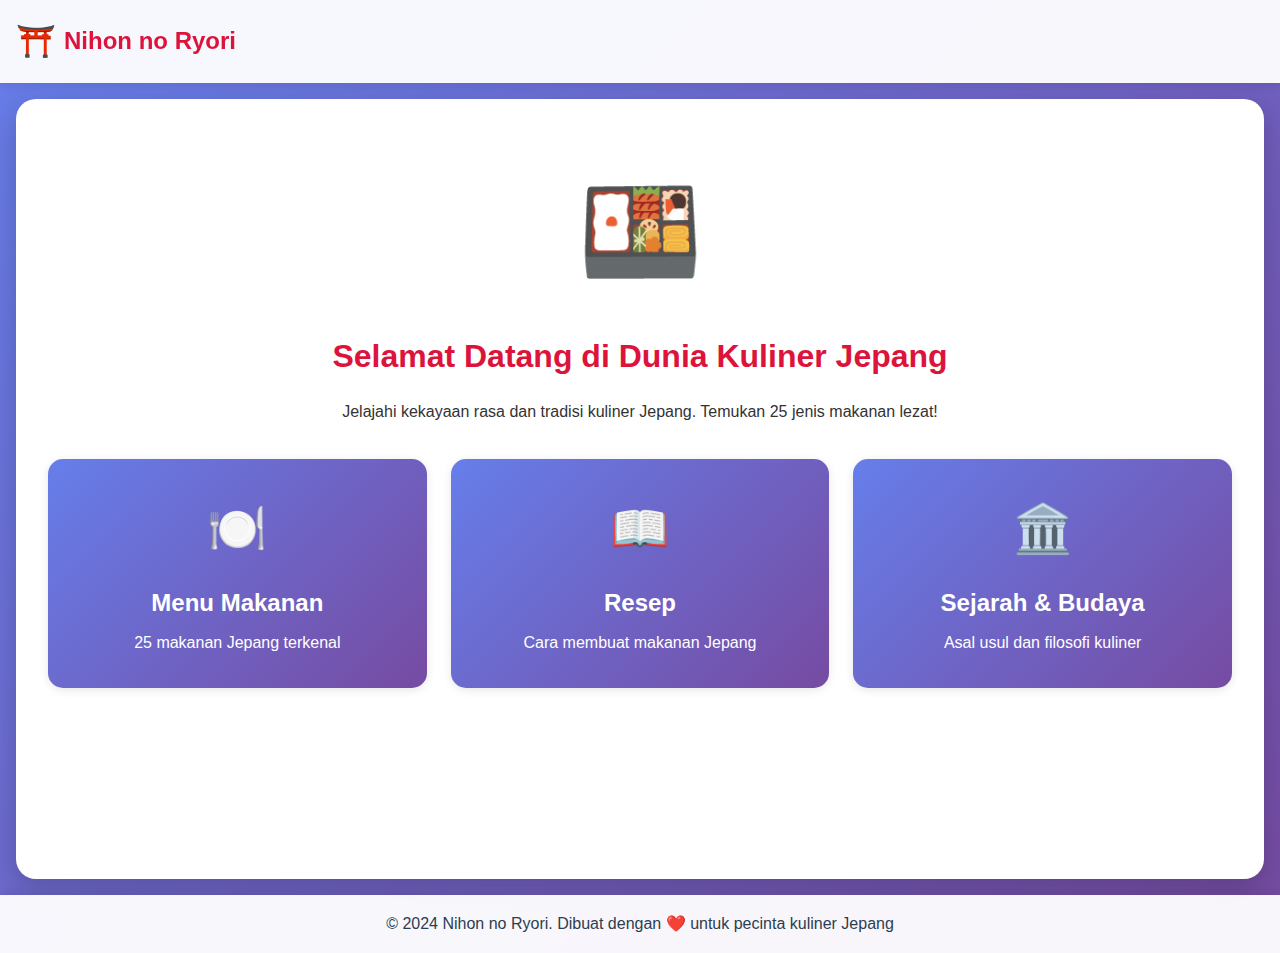
<file: index.html>
<!DOCTYPE html>
<html lang="id">
<head>
    <meta charset="UTF-8">
    <meta name="viewport" content="width=device-width, initial-scale=1.0">
    <title>Nihon no Ryori - Makanan Jepang</title>
    <link rel="stylesheet" href="style.css">
</head>
<body>
    <header>
        <div class="logo">
            <span class="icon">⛩️</span>
            <span>Nihon no Ryori</span>
        </div>
    </header>

    <main class="home-main">
        <section class="hero">
            <div class="hero-image">
                <div class="placeholder-img">🍱</div>
            </div>
            <div class="hero-content">
                <h1>Selamat Datang di Dunia Kuliner Jepang</h1>
                <p>Jelajahi kekayaan rasa dan tradisi kuliner Jepang. Temukan 25 jenis makanan lezat!</p>
            </div>
        </section>

        <section class="features">
            <div class="feature-grid">
                <a href="menu.html" class="feature-card">
                    <span class="icon">🍽️</span>
                    <h3>Menu Makanan</h3>
                    <p>25 makanan Jepang terkenal</p>
                </a>
                <a href="recipe.html" class="feature-card">
                    <span class="icon">📖</span>
                    <h3>Resep</h3>
                    <p>Cara membuat makanan Jepang</p>
                </a>
                <a href="history.html" class="feature-card">
                    <span class="icon">🏛️</span>
                    <h3>Sejarah & Budaya</h3>
                    <p>Asal usul dan filosofi kuliner</p>
                </a>
            </div>
        </section>
    </main>

    <footer>
        <p>&copy; 2024 Nihon no Ryori. Dibuat dengan ❤️ untuk pecinta kuliner Jepang</p>
    </footer>
</body>
</html>
</file>
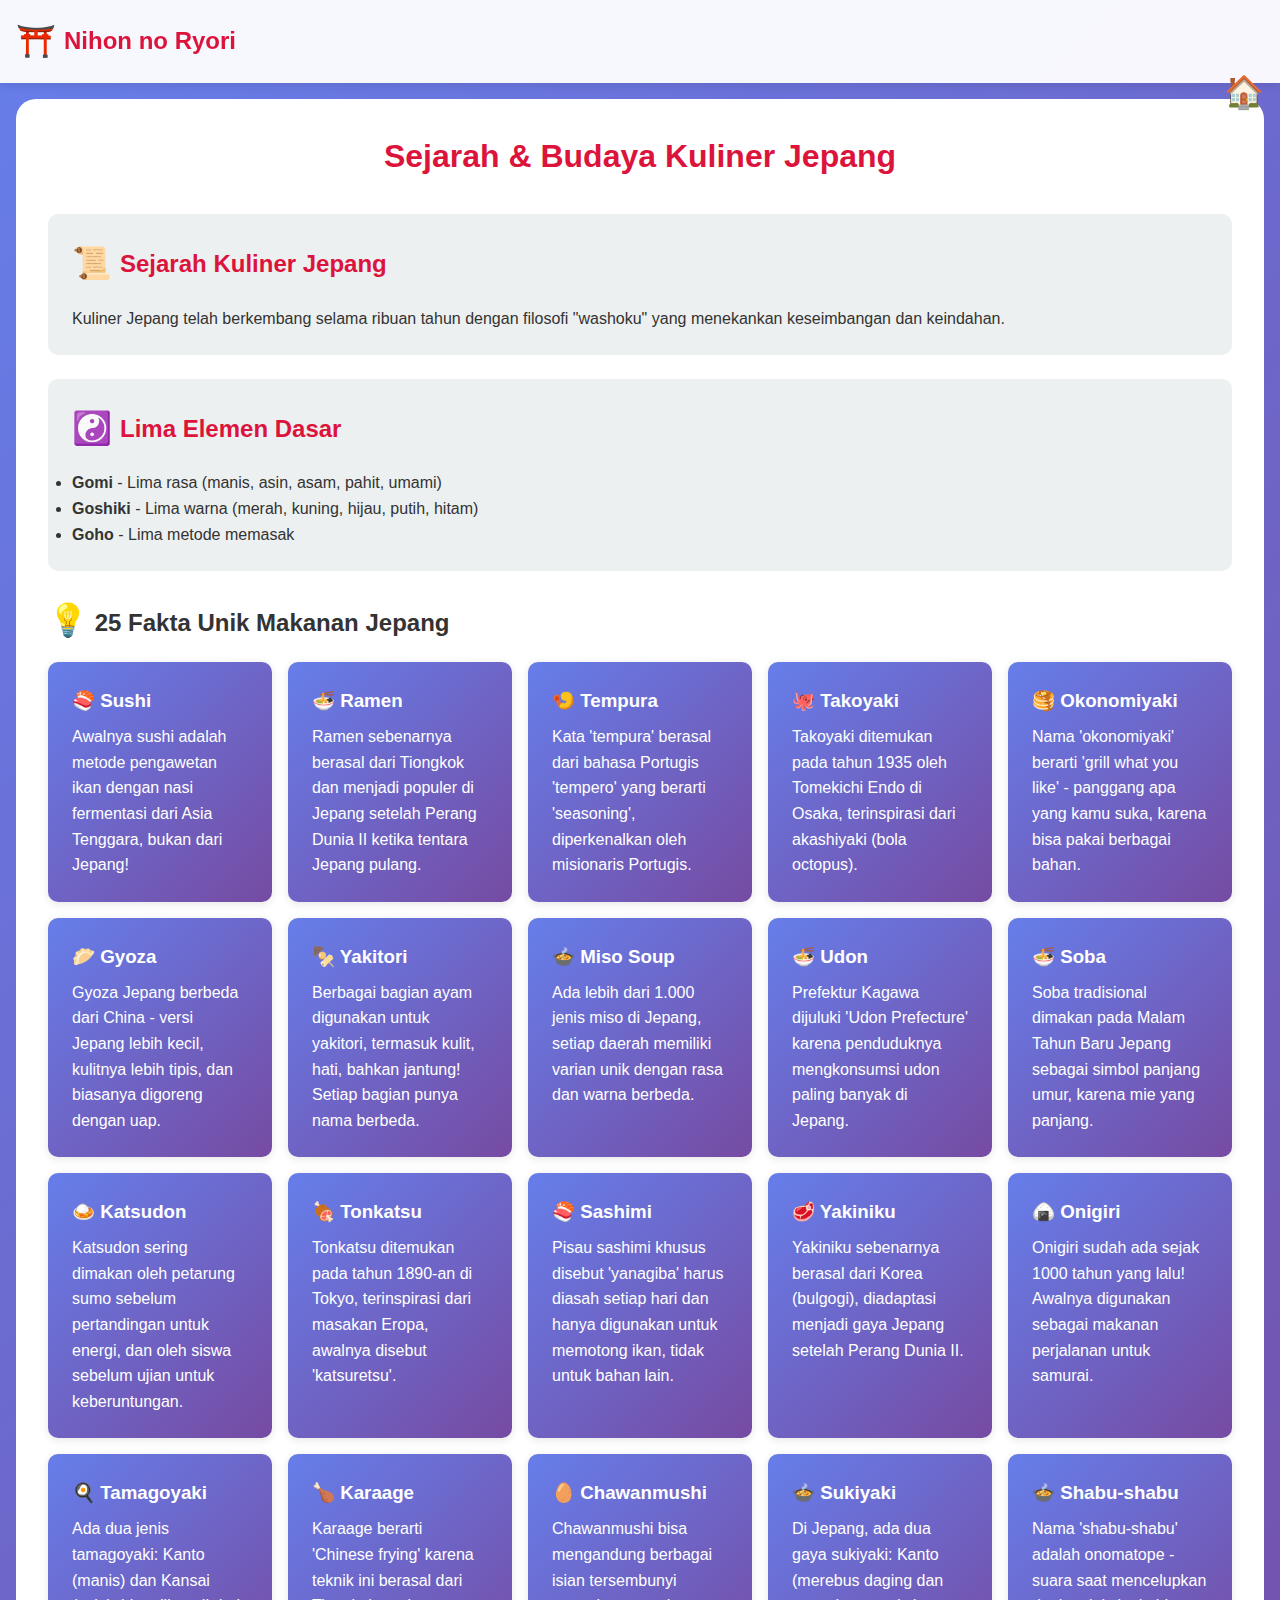
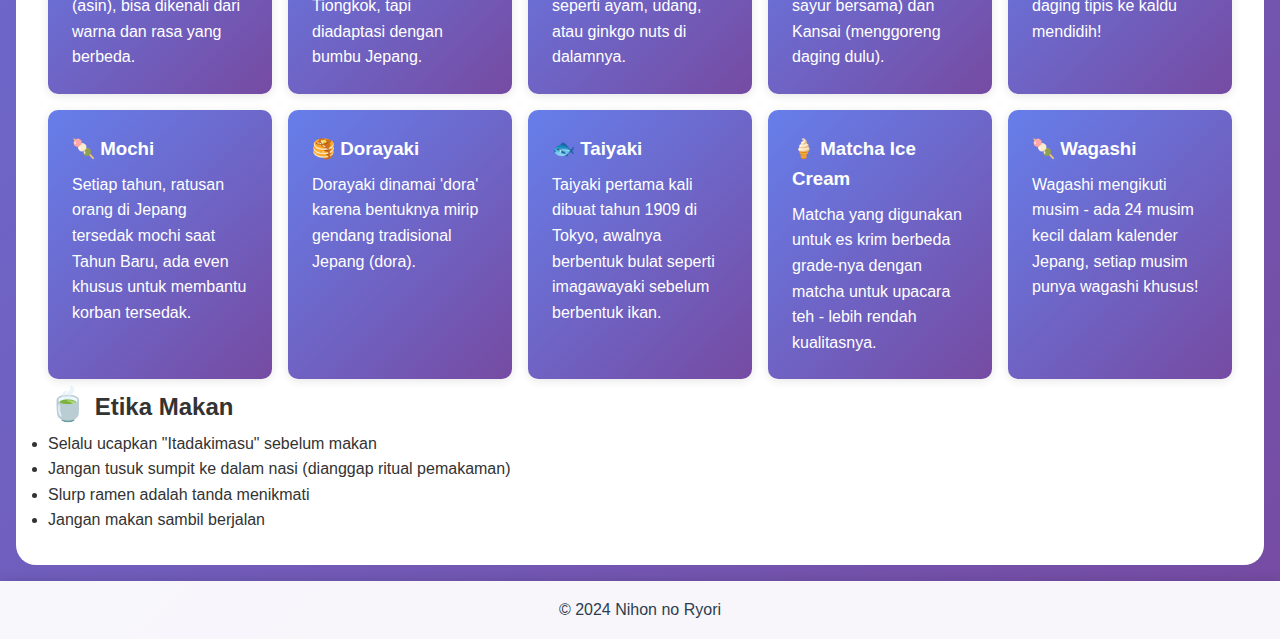
<file: history (1).html>
<!DOCTYPE html>
<html lang="id">
<head>
    <meta charset="UTF-8">
    <meta name="viewport" content="width=device-width, initial-scale=1.0">
    <title>Sejarah - Nihon no Ryori</title>
    <link rel="stylesheet" href="style.css">
</head>
<body>
    <header>
        <div class="logo">
            <span class="icon">⛩️</span>
            <span>Nihon no Ryori</span>
        </div>
        <nav>
            <a href="index.html"><span class="icon">🏠</span></a>
        </nav>
    </header>

    <main class="history-main">
        <h1>Sejarah & Budaya Kuliner Jepang</h1>
        
        <section class="history-section">
            <h2><span class="icon">📜</span> Sejarah Kuliner Jepang</h2>
            <p>Kuliner Jepang telah berkembang selama ribuan tahun dengan filosofi "washoku" yang menekankan keseimbangan dan keindahan.</p>
        </section>

        <section class="history-section">
            <h2><span class="icon">☯️</span> Lima Elemen Dasar</h2>
            <ul>
                <li><strong>Gomi</strong> - Lima rasa (manis, asin, asam, pahit, umami)</li>
                <li><strong>Goshiki</strong> - Lima warna (merah, kuning, hijau, putih, hitam)</li>
                <li><strong>Goho</strong> - Lima metode memasak</li>
            </ul>
        </section>

        <section class="facts-section">
            <h2><span class="icon">💡</span> 25 Fakta Unik Makanan Jepang</h2>
            <div class="fact-cards" id="factCards">
                <!-- Fakta akan dimuat via JavaScript -->
            </div>
        </section>

        <section class="culture-section">
            <h2><span class="icon">🍵</span> Etika Makan</h2>
            <ul>
                <li>Selalu ucapkan "Itadakimasu" sebelum makan</li>
                <li>Jangan tusuk sumpit ke dalam nasi (dianggap ritual pemakaman)</li>
                <li>Slurp ramen adalah tanda menikmati</li>
                <li>Jangan makan sambil berjalan</li>
            </ul>
        </section>
    </main>

    <footer>
        <p>&copy; 2024 Nihon no Ryori</p>
    </footer>

    <script>
        // Data 25 Fakta Unik Lengkap
        const allFacts = [
            {icon: "🍣", name: "Sushi", fact: "Awalnya sushi adalah metode pengawetan ikan dengan nasi fermentasi dari Asia Tenggara, bukan dari Jepang!"},
            {icon: "🍜", name: "Ramen", fact: "Ramen sebenarnya berasal dari Tiongkok dan menjadi populer di Jepang setelah Perang Dunia II ketika tentara Jepang pulang."},
            {icon: "🍤", name: "Tempura", fact: "Kata 'tempura' berasal dari bahasa Portugis 'tempero' yang berarti 'seasoning', diperkenalkan oleh misionaris Portugis."},
            {icon: "🐙", name: "Takoyaki", fact: "Takoyaki ditemukan pada tahun 1935 oleh Tomekichi Endo di Osaka, terinspirasi dari akashiyaki (bola octopus)."},
            {icon: "🥞", name: "Okonomiyaki", fact: "Nama 'okonomiyaki' berarti 'grill what you like' - panggang apa yang kamu suka, karena bisa pakai berbagai bahan."},
            {icon: "🥟", name: "Gyoza", fact: "Gyoza Jepang berbeda dari China - versi Jepang lebih kecil, kulitnya lebih tipis, dan biasanya digoreng dengan uap."},
            {icon: "🍢", name: "Yakitori", fact: "Berbagai bagian ayam digunakan untuk yakitori, termasuk kulit, hati, bahkan jantung! Setiap bagian punya nama berbeda."},
            {icon: "🍲", name: "Miso Soup", fact: "Ada lebih dari 1.000 jenis miso di Jepang, setiap daerah memiliki varian unik dengan rasa dan warna berbeda."},
            {icon: "🍜", name: "Udon", fact: "Prefektur Kagawa dijuluki 'Udon Prefecture' karena penduduknya mengkonsumsi udon paling banyak di Jepang."},
            {icon: "🍜", name: "Soba", fact: "Soba tradisional dimakan pada Malam Tahun Baru Jepang sebagai simbol panjang umur, karena mie yang panjang."},
            {icon: "🍛", name: "Katsudon", fact: "Katsudon sering dimakan oleh petarung sumo sebelum pertandingan untuk energi, dan oleh siswa sebelum ujian untuk keberuntungan."},
            {icon: "🍖", name: "Tonkatsu", fact: "Tonkatsu ditemukan pada tahun 1890-an di Tokyo, terinspirasi dari masakan Eropa, awalnya disebut 'katsuretsu'."},
            {icon: "🍣", name: "Sashimi", fact: "Pisau sashimi khusus disebut 'yanagiba' harus diasah setiap hari dan hanya digunakan untuk memotong ikan, tidak untuk bahan lain."},
            {icon: "🥩", name: "Yakiniku", fact: "Yakiniku sebenarnya berasal dari Korea (bulgogi), diadaptasi menjadi gaya Jepang setelah Perang Dunia II."},
            {icon: "🍙", name: "Onigiri", fact: "Onigiri sudah ada sejak 1000 tahun yang lalu! Awalnya digunakan sebagai makanan perjalanan untuk samurai."},
            {icon: "🍳", name: "Tamagoyaki", fact: "Ada dua jenis tamagoyaki: Kanto (manis) dan Kansai (asin), bisa dikenali dari warna dan rasa yang berbeda."},
            {icon: "🍗", name: "Karaage", fact: "Karaage berarti 'Chinese frying' karena teknik ini berasal dari Tiongkok, tapi diadaptasi dengan bumbu Jepang."},
            {icon: "🥚", name: "Chawanmushi", fact: "Chawanmushi bisa mengandung berbagai isian tersembunyi seperti ayam, udang, atau ginkgo nuts di dalamnya."},
            {icon: "🍲", name: "Sukiyaki", fact: "Di Jepang, ada dua gaya sukiyaki: Kanto (merebus daging dan sayur bersama) dan Kansai (menggoreng daging dulu)."},
            {icon: "🍲", name: "Shabu-shabu", fact: "Nama 'shabu-shabu' adalah onomatope - suara saat mencelupkan daging tipis ke kaldu mendidih!"},
            {icon: "🍡", name: "Mochi", fact: "Setiap tahun, ratusan orang di Jepang tersedak mochi saat Tahun Baru, ada even khusus untuk membantu korban tersedak."},
            {icon: "🥞", name: "Dorayaki", fact: "Dorayaki dinamai 'dora' karena bentuknya mirip gendang tradisional Jepang (dora)."},
            {icon: "🐟", name: "Taiyaki", fact: "Taiyaki pertama kali dibuat tahun 1909 di Tokyo, awalnya berbentuk bulat seperti imagawayaki sebelum berbentuk ikan."},
            {icon: "🍦", name: "Matcha Ice Cream", fact: "Matcha yang digunakan untuk es krim berbeda grade-nya dengan matcha untuk upacara teh - lebih rendah kualitasnya."},
            {icon: "🍡", name: "Wagashi", fact: "Wagashi mengikuti musim - ada 24 musim kecil dalam kalender Jepang, setiap musim punya wagashi khusus!"}
        ];

        // Load all facts
        function loadAllFacts() {
            const container = document.getElementById('factCards');
            if (!container) return;
            
            container.innerHTML = '';
            
            allFacts.forEach((fact, index) => {
                const factCard = document.createElement('div');
                factCard.className = 'fact-card';
                factCard.innerHTML = `
                    <h3>${fact.icon} ${fact.name}</h3>
                    <p>${fact.fact}</p>
                `;
                container.appendChild(factCard);
            });
            
            console.log(`Loaded ${allFacts.length} facts`);
        }

        // Initialize
        document.addEventListener('DOMContentLoaded', function() {
            loadAllFacts();
        });
    </script>
</body>
</html>
</file>
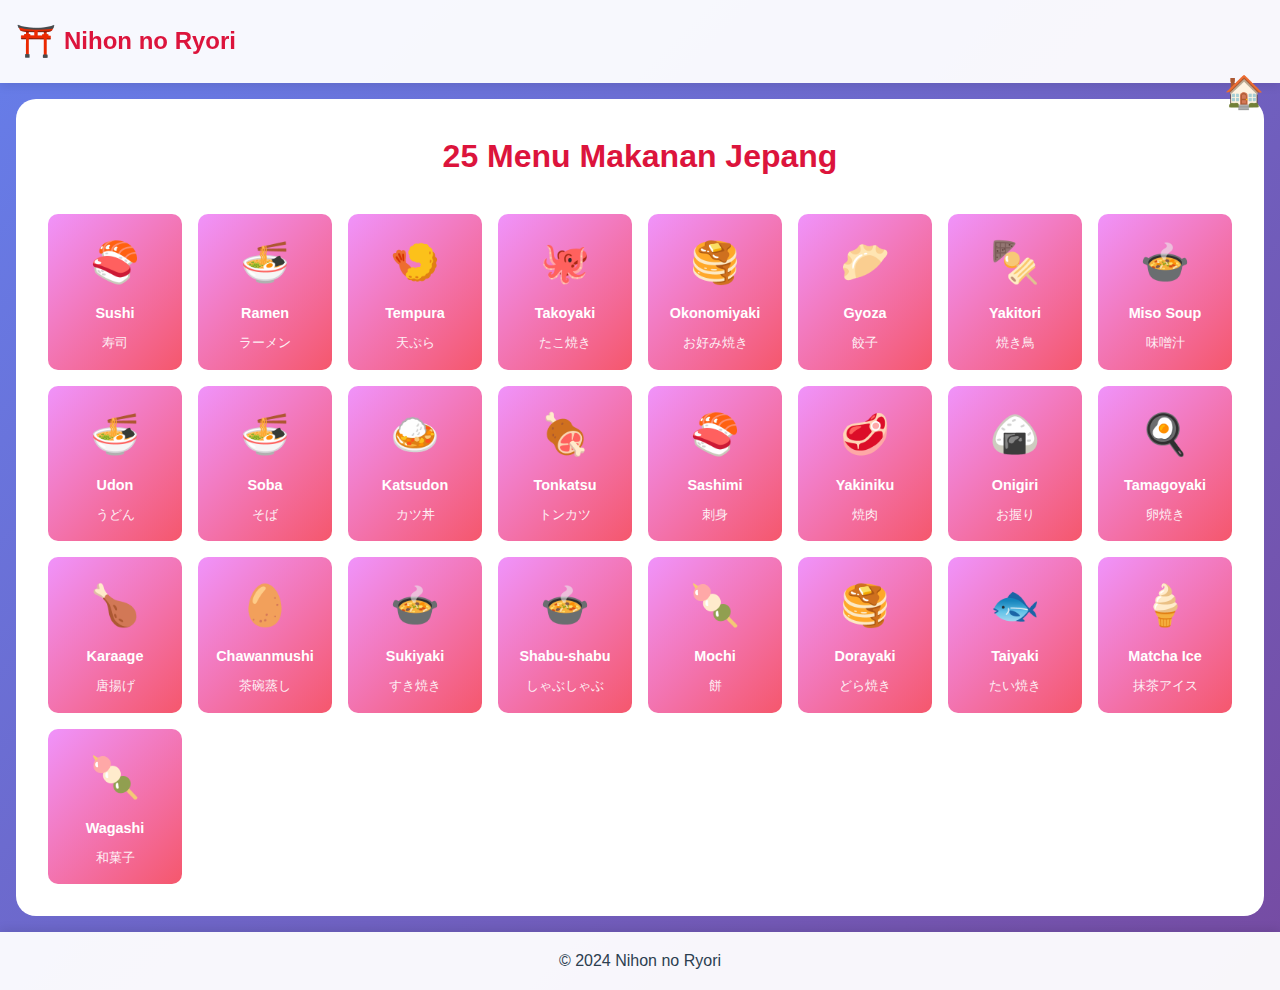
<file: menu.html>
<!DOCTYPE html>
<html lang="id">
<head>
    <meta charset="UTF-8">
    <meta name="viewport" content="width=device-width, initial-scale=1.0">
    <title>Menu - Nihon no Ryori</title>
    <link rel="stylesheet" href="style.css">
</head>
<body>
    <header>
        <div class="logo">
            <span class="icon">⛩️</span>
            <span>Nihon no Ryori</span>
        </div>
        <nav>
            <a href="index.html"><span class="icon">🏠</span></a>
        </nav>
    </header>

    <main class="menu-main">
        <h1>25 Menu Makanan Jepang</h1>
        <div class="menu-grid" id="menuGrid">
            <!-- Menu items akan dimuat via JavaScript -->
        </div>
    </main>

    <!-- Modal untuk detail makanan -->
    <div id="foodModal" class="modal">
        <div class="modal-content">
            <span class="close" onclick="closeModal()">&times;</span>
            <div id="modalBody"></div>
        </div>
    </div>

    <footer>
        <p>&copy; 2024 Nihon no Ryori</p>
    </footer>

    <script src="script.js"></script>
    <script>
        // Load menu immediately
        window.onload = function() {
            loadMenuItems();
        };
    </script>
</body>
</html>
</file>
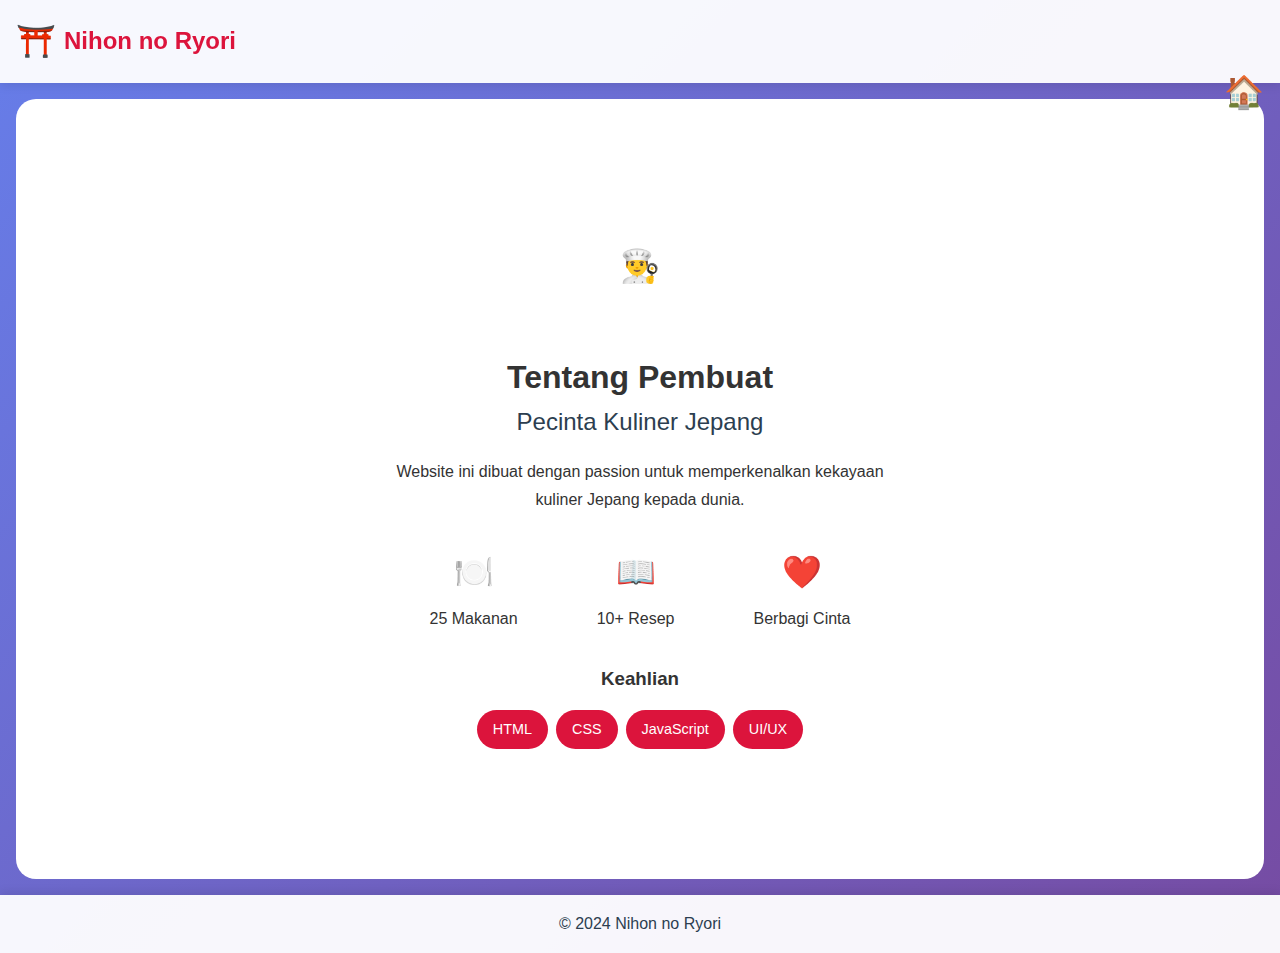
<file: profile (1).html>
<!DOCTYPE html>
<html lang="id">
<head>
    <meta charset="UTF-8">
    <meta name="viewport" content="width=device-width, initial-scale=1.0">
    <title>Profil - Nihon no Ryori</title>
    <link rel="stylesheet" href="style.css">
</head>
<body>
    <header>
        <div class="logo">
            <span class="icon">⛩️</span>
            <span>Nihon no Ryori</span>
        </div>
        <nav>
            <a href="index.html"><span class="icon">🏠</span></a>
        </nav>
    </header>

    <main class="profile-main">
        <div class="profile-card">
            <div class="profile-avatar">
                <span class="icon">👨‍🍳</span>
            </div>
            <h1>Tentang Pembuat</h1>
            <p class="profile-name">Pecinta Kuliner Jepang</p>
            <p class="profile-bio">
                Website ini dibuat dengan passion untuk memperkenalkan kekayaan kuliner Jepang kepada dunia.
            </p>
            
            <div class="profile-stats">
                <div class="stat">
                    <span class="icon">🍽️</span>
                    <span>25 Makanan</span>
                </div>
                <div class="stat">
                    <span class="icon">📖</span>
                    <span>10+ Resep</span>
                </div>
                <div class="stat">
                    <span class="icon">❤️</span>
                    <span>Berbagi Cinta</span>
                </div>
            </div>

            <div class="profile-skills">
                <h3>Keahlian</h3>
                <div class="skill-tags">
                    <span class="tag">HTML</span>
                    <span class="tag">CSS</span>
                    <span class="tag">JavaScript</span>
                    <span class="tag">UI/UX</span>
                </div>
            </div>
        </div>
    </main>

    <footer>
        <p>&copy; 2024 Nihon no Ryori</p>
    </footer>
</body>
</html>
</file>
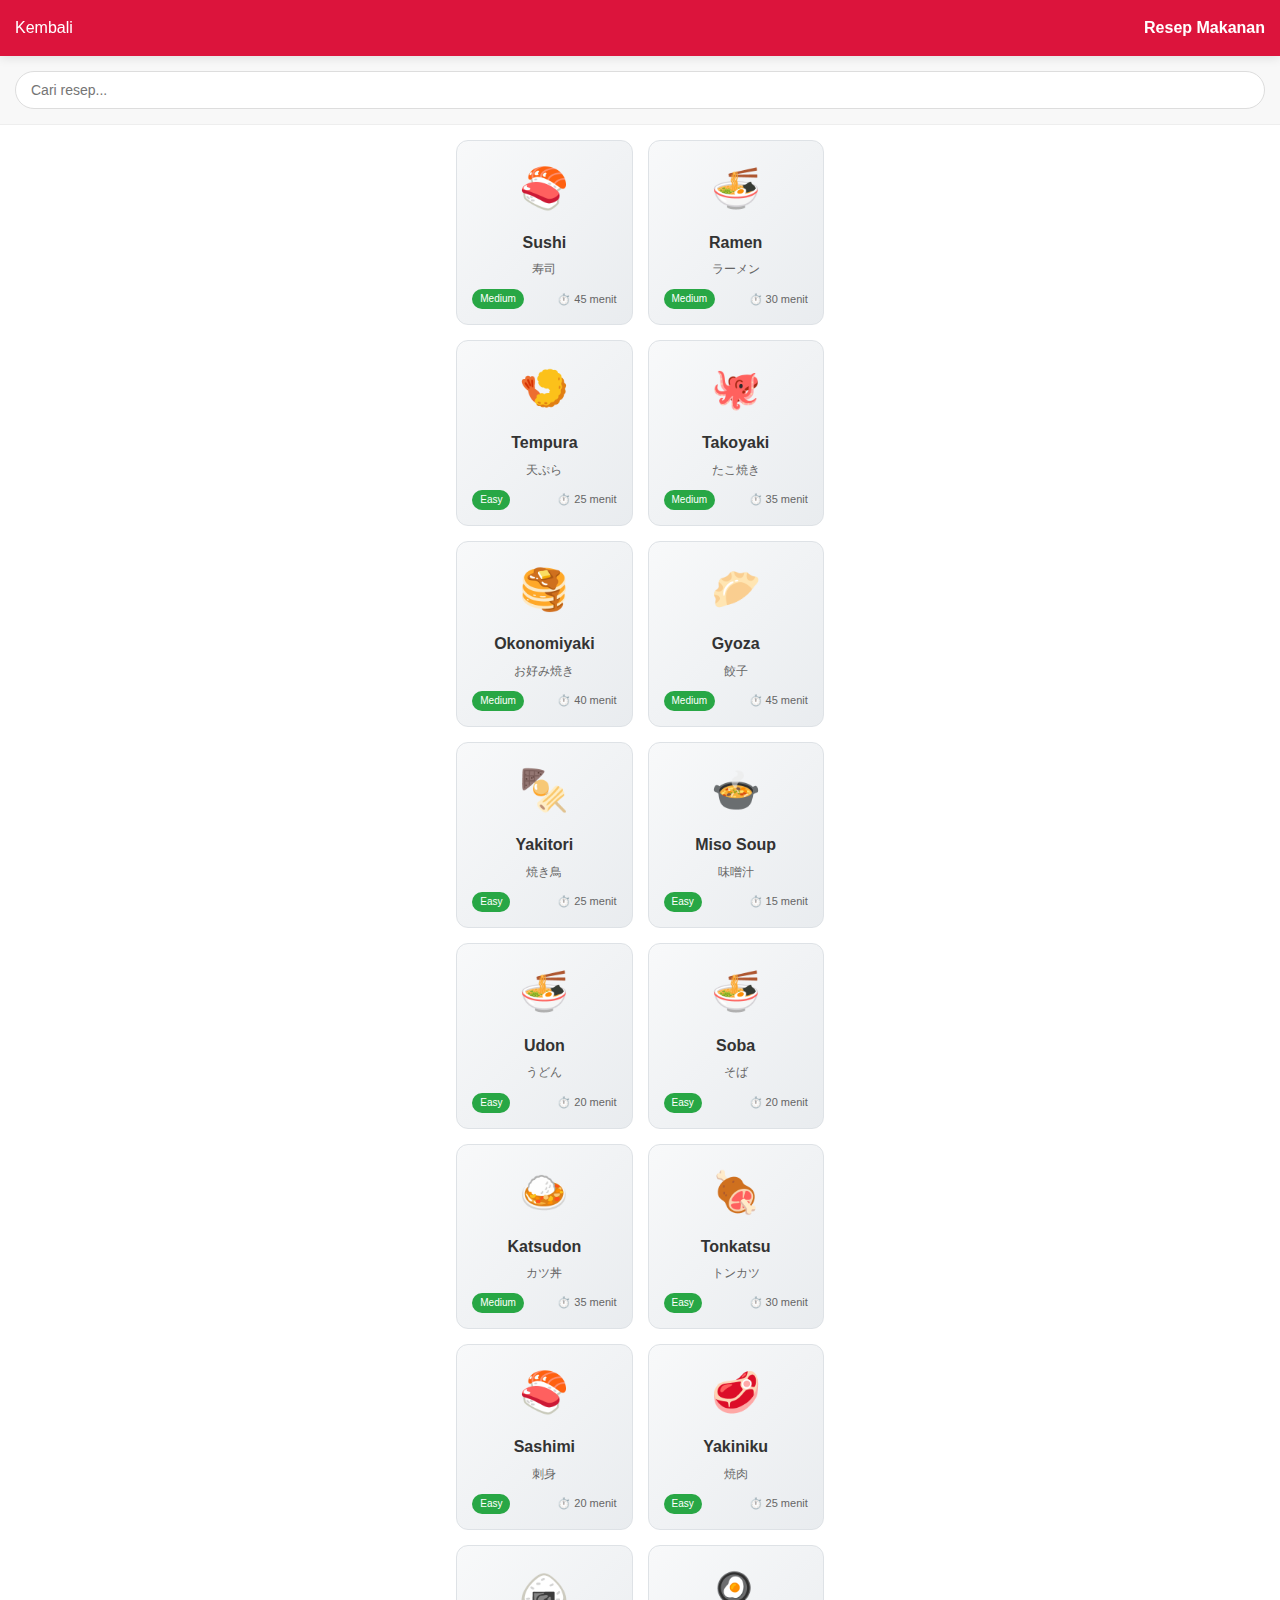
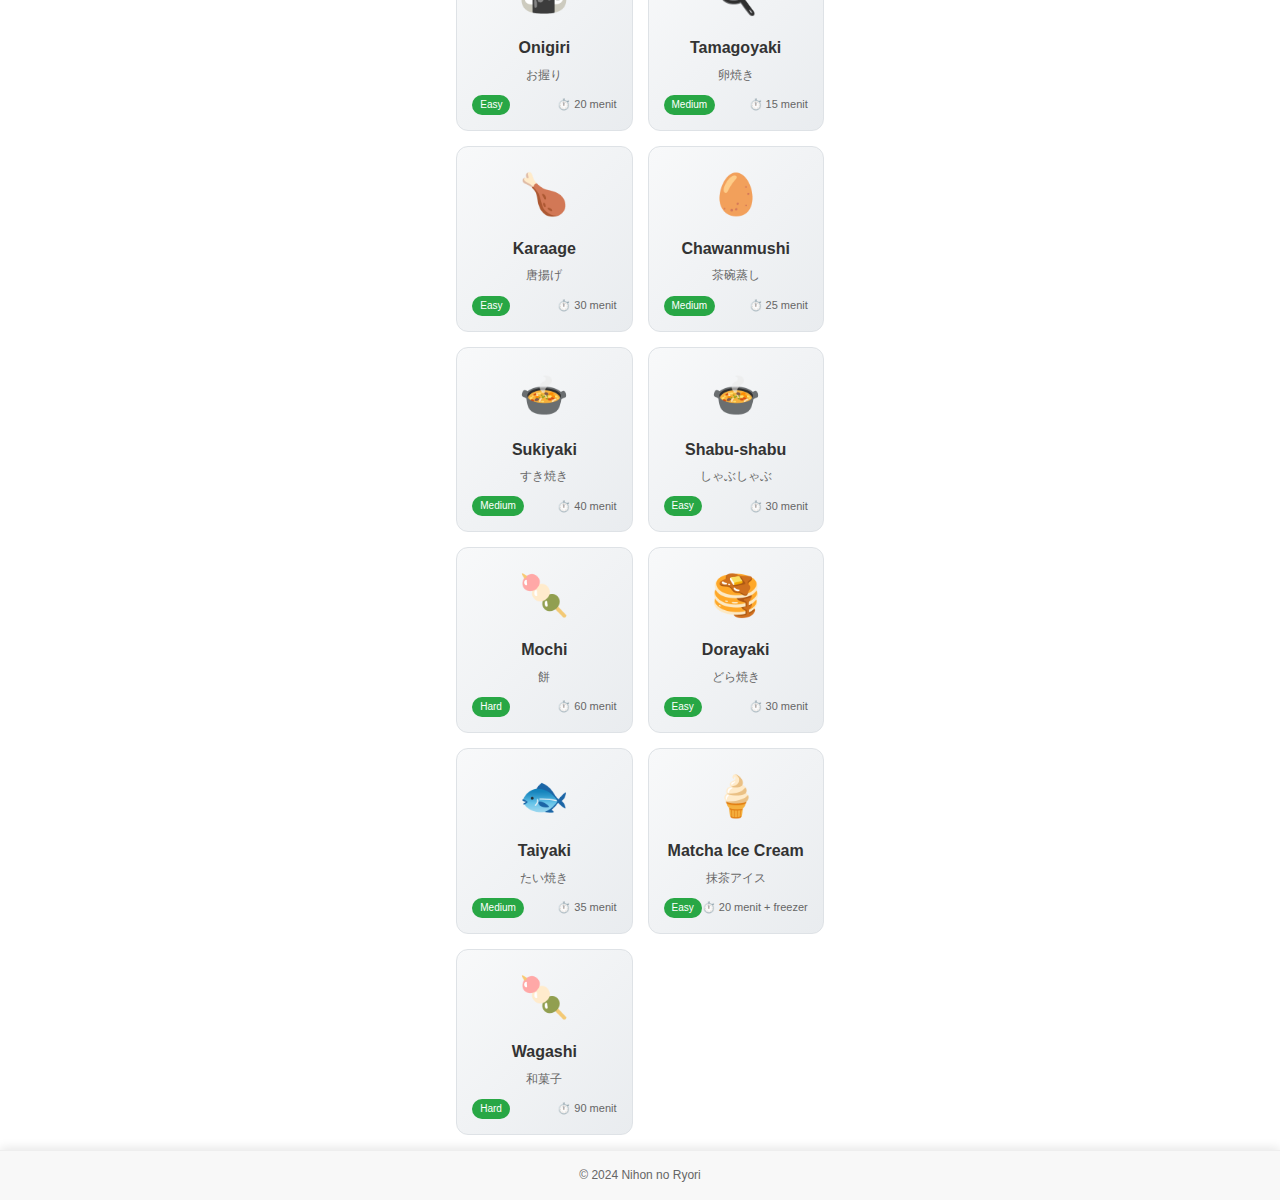
<file: recipe.html>
<!DOCTYPE html>
<html lang="id">
<head>
    <meta charset="UTF-8">
    <meta name="viewport" content="width=device-width, initial-scale=1.0">
    <title>Resep - Nihon no Ryori</title>
    <link rel="stylesheet" href="style.css">
</head>
<body>
    <div class="app-container">
        <!-- Header Merah -->
        <header class="recipe-header">
            <div class="header-left">
                <a href="index.html" class="back-link">Kembali</a>
            </div>
            <div class="header-right">
                <span class="header-title">Resep Makanan</span>
            </div>
        </header>

        <!-- Search Bar -->
        <div class="search-container">
            <input type="text" id="searchInput" placeholder="Cari resep..." onkeyup="searchRecipes()">
        </div>

        <!-- Recipe Grid -->
        <main class="recipe-grid-container">
            <div class="recipe-grid" id="recipeGrid">
                <!-- Recipe items akan dimuat via JavaScript -->
            </div>
        </main>

        <!-- Recipe Detail Modal -->
        <div id="recipeModal" class="modal">
            <div class="modal-content">
                <span class="close" onclick="closeRecipeModal()">&times;</span>
                <div id="recipeModalBody"></div>
            </div>
        </div>

        <!-- Footer -->
        <footer class="recipe-footer">
            <p>© 2024 Nihon no Ryori</p>
        </footer>
    </div>

    <script>
        // Data 25 Resep Lengkap
        const allRecipes = [
            {
                id: 1,
                name: "Sushi",
                icon: "🍣",
                japanese: "寿司",
                difficulty: "Medium",
                time: "45 menit",
                ingredients: [
                    "2 cangkir nasi Jepang",
                    "3 sendok makan cuka beras",
                    "1 sendok teh gula",
                    "1 sendok teh garam",
                    "4 lembar nori",
                    "200g ikan salmon segar",
                    "1 timun",
                    "1 alpukat",
                    "Wasabi dan jahe acar"
                ],
                steps: [
                    "Masak nasi hingga matang, angkat dan dinginkan",
                    "Campur cuka beras, gula, dan garam, aduk rata",
                    "Campur nasi dengan campuran cuka, aduk perlahan",
                    "Letakkan nori di bamboo mat (makisu)",
                    "Sebarkan nasi di atas nori, tinggalkan 2cm di ujung",
                    "Potong ikan salmon, timun, dan alpukat memanjang",
                    "Letakkan isian di tengah nasi",
                    "Gulung perlahan dengan bantuan makisu",
                    "Potong roll menjadi 6-8 bagian dengan pisau tajam",
                    "Sajikan dengan wasabi, jahe, dan kecap"
                ]
            },
            {
                id: 2,
                name: "Ramen",
                icon: "🍜",
                japanese: "ラーメン",
                difficulty: "Medium",
                time: "30 menit",
                ingredients: [
                    "200g mie ramen",
                    "500ml kaldu ayam",
                    "100g daging ayam",
                    "2 telur rebus",
                    "2 batang daun bawang",
                    "2 siung bawang putih",
                    "1 sendok makan minyak wijen",
                    "Kecap asin secukupnya"
                ],
                steps: [
                    "Rebus mie ramen sesuai petunjuk kemasan",
                    "Panaskan kaldu ayam hingga mendidih",
                    "Potong ayam menjadi dadu kecil",
                    "Tumis ayam hingga matang dan kecoklatan",
                    "Siapkan mangkuk, tuang kaldu panas",
                    "Tambahkan mie yang sudah direbus",
                    "Tambahkan ayam, telur rebus potong dua",
                    "Taburi daun bawang dan bawang putih cincang",
                    "Tambahkan minyak wijen dan kecap asin"
                ]
            },
            {
                id: 3,
                name: "Tempura",
                icon: "🍤",
                japanese: "天ぷら",
                difficulty: "Easy",
                time: "25 menit",
                ingredients: [
                    "12 ekor udang ukuran sedang",
                    "1 cangkir tepung terigu",
                    "1 cangkir air dingin",
                    "1 telur",
                    "Minyak goreng",
                    "Garam",
                    "1 lemon"
                ],
                steps: [
                    "Bersihkan udang, sisakan ekor",
                    "Buat adonan: campur tepung, air dingin, dan telur",
                    "Panaskan minyak hingga 170°C",
                    "Celupkan udang ke dalam adonan",
                    "Goreng hingga kuning keemasan (2-3 menit)",
                    "Angkat dan tiriskan di kertas minyak",
                    "Sajikan dengan garam dan irisan lemon"
                ]
            },
            {
                id: 4,
                name: "Takoyaki",
                icon: "🐙",
                japanese: "たこ焼き",
                difficulty: "Medium",
                time: "35 menit",
                ingredients: [
                    "100g tepung terigu",
                    "300ml dashi",
                    "2 telur",
                    "100g daging gurita",
                    "Daun bawang",
                    "Bawang merah",
                    "Saus takoyaki",
                    "Mayones",
                    "Katsuobushi"
                ],
                steps: [
                    "Campur tepung, dashi, dan telur hingga rata",
                    "Potong gurita menjadi kotak kecil",
                    "Panaskan cetakan takoyaki dan olesi minyak",
                    "Tuang adonan hingga 3/4 penuh",
                    "Tambahkan gurita, daun bawang, bawang merah",
                    "Balik dengan tusuk saat setengah matang",
                    "Masak hingga kecoklatan merata",
                    "Sajikan dengan saus, mayones, dan katsuobushi"
                ]
            },
            {
                id: 5,
                name: "Okonomiyaki",
                icon: "🥞",
                japanese: "お好み焼き",
                difficulty: "Medium",
                time: "40 menit",
                ingredients: [
                    "100g tepung terigu",
                    "100ml dashi",
                    "1 telur",
                    "1/4 kubis",
                    "50g daging babi",
                    "Daun bawang",
                    "Saus okonomiyaki",
                    "Mayones",
                    "Katsuobushi"
                ],
                steps: [
                    "Campur tepung, dashi, dan telur",
                    "Iris kubis tipis-tipis",
                    "Campur adonan dengan kubis dan daun bawang",
                    "Panaskan wajan dengan minyak",
                    "Tuang adonan, bentuk bulat tipis",
                    "Tambahkan daging babi di atasnya",
                    "Balik saat bagian bawah kecoklatan",
                    "Masak hingga matang merata",
                    "Sajikan dengan saus, mayones, dan katsuobushi"
                ]
            },
            {
                id: 6,
                name: "Gyoza",
                icon: "🥟",
                japanese: "餃子",
                difficulty: "Medium",
                time: "45 menit",
                ingredients: [
                    "250g daging ayam cincang",
                    "1 siung bawang putih",
                    "1 cm jahe",
                    "2 batang daun bawang",
                    "1 sendok makan kecap",
                    "1 sendok teh minyak wijen",
                    "20 lembar kulit gyoza",
                    "Air untuk mengukus"
                ],
                steps: [
                    "Cincang halus bawang putih, jahe, daun bawang",
                    "Campur ayam dengan bumbu dan sayuran",
                    "Ambil 1 lembar kulit, isi dengan 1 sendok teh adonan",
                    "Lipat kulit membentuk setengah bulan",
                    "Plester bagian tepi dengan jari",
                    "Panaskan minyak, letakkan gyoza",
                    "Goreng 2 menit hingga dasarnya kecoklatan",
                    "Tambahkan air hingga 1/3 tinggi gyoza",
                    "Tutup dan kukus 3-4 menit hingga matang"
                ]
            },
            {
                id: 7,
                name: "Yakitori",
                icon: "🍢",
                japanese: "焼き鳥",
                difficulty: "Easy",
                time: "25 menit",
                ingredients: [
                    "500g daging ayam",
                    "Bamboo skewers",
                    "Saus tare (kecap, mirin, gula)",
                    "Garam",
                    "Lada"
                ],
                steps: [
                    "Potong ayam menjadi kotak 2cm",
                    "Rendam bamboo skewers dalam air",
                    "Tusuk ayam ke dalam skewers",
                    "Campur kecap, mirin, dan gula untuk saus tare",
                    "Panaskan grill atau pan",
                    "Panggang ayam sambil dioles saus tare",
                    "Balik dan oles hingga matang merata",
                    "Taburi garam dan lada"
                ]
            },
            {
                id: 8,
                name: "Miso Soup",
                icon: "🍲",
                japanese: "味噌汁",
                difficulty: "Easy",
                time: "15 menit",
                ingredients: [
                    "4 sendok makan miso paste",
                    "500ml dashi",
                    "100g tahu",
                    "Rumput laut kering",
                    "Daun bawang"
                ],
                steps: [
                    "Panaskan dashi hingga mendidih",
                    "Potong tahu menjadi kotak kecil",
                    "Rendam rumput laut kering dalam air",
                    "Kecilkan api, tambahkan miso paste",
                    "Aduk hingga miso larut (jangan sampai mendidih)",
                    "Tambahkan tahu dan rumput laut",
                    "Masak 2-3 menit",
                    "Taburi daun bawang",
                    "Sajikan panas"
                ]
            },
            {
                id: 9,
                name: "Udon",
                icon: "🍜",
                japanese: "うどん",
                difficulty: "Easy",
                time: "20 menit",
                ingredients: [
                    "200g mie udon",
                    "500ml dashi",
                    "Kecap asin",
                    "Mirin",
                    "Daun bawang",
                    "Kamaboko (fish cake)"
                ],
                steps: [
                    "Rebus mie udon hingga mengambang",
                    "Panaskan dashi dengan kecap dan mirin",
                    "Iris kamaboko tipis-tipis",
                    "Iris daun bawang",
                    "Tiriskan mie, masukkan ke mangkuk",
                    "Tuang kaldu panas di atas mie",
                    "Tambahkan kamaboko dan daun bawang"
                ]
            },
            {
                id: 10,
                name: "Soba",
                icon: "🍜",
                japanese: "そば",
                difficulty: "Easy",
                time: "20 menit",
                ingredients: [
                    "200g mie soba",
                    "500ml dashi",
                    "Kecap asin",
                    "Mirin",
                    "Daun bawang",
                    "Wasabi"
                ],
                steps: [
                    "Rebus mie soba sesuai petunjuk",
                    "Panaskan dashi dengan kecap dan mirin",
                    "Iris daun bawang tipis",
                    "Tiriskan mie, bilas dengan air dingin",
                    "Masukkan mie ke mangkuk",
                    "Tuang kaldu panas",
                    "Taburi daun bawang",
                    "Sajikan dengan wasabi"
                ]
            },
            {
                id: 11,
                name: "Katsudon",
                icon: "🍛",
                japanese: "カツ丼",
                difficulty: "Medium",
                time: "35 menit",
                ingredients: [
                    "200g daging ayam",
                    "Tepung terigu",
                    "Tepung panir",
                    "2 telur",
                    "2 cangkir nasi",
                    "Kecap",
                    "Mirin",
                    "Gula",
                    "Daun bawang"
                ],
                steps: [
                    "Potong ayam tipis, pukul-pukul hingga tipis",
                    "Balur ayam dengan tepung, telur, panir",
                    "Goreng hingga keemasan, angkat",
                    "Campur kecap, mirin, gula untuk saus",
                    "Panaskan wajan, tuang saus",
                    "Masukkan ayam goreng, tuang telur kocok",
                    "Masak hingga telur setengah matang",
                    "Taruh di atas nasi",
                    "Taburi daun bawang"
                ]
            },
            {
                id: 12,
                name: "Tonkatsu",
                icon: "🍖",
                japanese: "トンカツ",
                difficulty: "Easy",
                time: "30 menit",
                ingredients: [
                    "300g daging babi",
                    "Tepung terigu",
                    "2 telur",
                    "Tepung panir",
                    "Garam",
                    "Lada",
                    "Kubis",
                    "Lemon",
                    "Saus tonkatsu"
                ],
                steps: [
                    "Potong daging babi tebal 2cm",
                    "Pukul-pukul daging hingga lebih tipis",
                    "Bumbui dengan garam dan lada",
                    "Balur dengan tepung, telur, panir",
                    "Goreng dalam minyak panas 170°C",
                    "Goreng 5-7 menit hingga keemasan",
                    "Angkat dan tiriskan",
                    "Iris kubis tipis",
                    "Sajikan dengan kubis, lemon, dan saus"
                ]
            },
            {
                id: 13,
                name: "Sashimi",
                icon: "🍣",
                japanese: "刺身",
                difficulty: "Easy",
                time: "20 menit",
                ingredients: [
                    "300g ikan salmon segar",
                    "Wasabi",
                    "Kecap asin",
                    "Jahe acar",
                    "Daun shiso"
                ],
                steps: [
                    "Pastikan ikan sangat segar (sashimi grade)",
                    "Gunakan pisau tajam untuk memotong",
                    "Potong ikan melawan serat dengan sudut 45°",
                    "Potong tipis-tipis (sekitar 5mm)",
                    "Atur di piring dengan es",
                    "Hiasi dengan daun shiso",
                    "Sajikan dengan wasabi, kecap, jahe acar"
                ]
            },
            {
                id: 14,
                name: "Yakiniku",
                icon: "🥩",
                japanese: "焼肉",
                difficulty: "Easy",
                time: "25 menit",
                ingredients: [
                    "500g daging sapi iris tipis",
                    "Saus yakiniku",
                    "Sayuran (paprika, bawang bombay)",
                    "Minyak wijen",
                    "Bawang putih"
                ],
                steps: [
                    "Marinasi daging dengan saus yakiniku 15 menit",
                    "Potong sayuran sesuai selera",
                    "Panaskan grill atau pan tebal",
                    "Panggang daging 1-2 menit per sisi",
                    "Panggang sayuran hingga layu",
                    "Sajikan dengan nasi hangat",
                    "Taburi wijen sangrai"
                ]
            },
            {
                id: 15,
                name: "Onigiri",
                icon: "🍙",
                japanese: "お握り",
                difficulty: "Easy",
                time: "20 menit",
                ingredients: [
                    "2 cangkir nasi",
                    "Garam",
                    "Nori",
                    "Isian (salmon, umeboshi, katsuobushi)"
                ],
                steps: [
                    "Masak nasi hingga matang",
                    "Basahi tangan dengan air garam",
                    "Ambil segenggam nasi panas",
                    "Buat lubang di tengah nasi",
                    "Isi dengan isian pilihan",
                    "Tutup kembali dengan nasi",
                    "Bentuk segitiga atau bulat",
                    "Bungkus dengan nori"
                ]
            },
            {
                id: 16,
                name: "Tamagoyaki",
                icon: "🍳",
                japanese: "卵焼き",
                difficulty: "Medium",
                time: "15 menit",
                ingredients: [
                    "4 telur",
                    "1 sendok makan gula",
                    "1 sendok teh kecap",
                    "1 sendok teh mirin",
                    "Minyak",
                    "Garam"
                ],
                steps: [
                    "Kocok telur dengan gula, kecap, mirin",
                    "Panaskan wajan persegi, olesi minyak",
                    "Tuang 1/3 adonan telur",
                    "Gulung saat setengah matang",
                    "Gesek ke ujung wajan, olesi minyak lagi",
                    "Tuang adonan lagi, gulung bersama sebelumnya",
                    "Ulangi hingga adonan habis",
                    "Tekuk-tepuk gulungan telur",
                    "Potong-potong dan sajikan"
                ]
            },
            {
                id: 17,
                name: "Karaage",
                icon: "🍗",
                japanese: "唐揚げ",
                difficulty: "Easy",
                time: "30 menit",
                ingredients: [
                    "500g ayam potong",
                    "3 siung bawang putih",
                    "2 cm jahe",
                    "Kecap asin",
                    "Sake",
                    "Tepung kentang",
                    "Minyak goreng"
                ],
                steps: [
                    "Marinasi ayam dengan kecap, sake, bawang, jahe 30 menit",
                    "Tiriskan ayam dari marinasi",
                    "Balur ayam dengan tepung kentang",
                    "Panaskan minyak 170°C",
                    "Goreng ayam 5-7 menit",
                    "Angkat dan tiriskan",
                    "Sajikan dengan lemon dan mayones"
                ]
            },
            {
                id: 18,
                name: "Chawanmushi",
                icon: "🥚",
                japanese: "茶碗蒸し",
                difficulty: "Medium",
                time: "25 menit",
                ingredients: [
                    "3 telur",
                    "300ml dashi",
                    "1 sendok teh kecap",
                    "Ayam suwir",
                    "Jamur shiitake",
                    "Udang",
                    "Mitsuba"
                ],
                steps: [
                    "Kocok telur dengan dashi dan kecap",
                    "Saring adonan telur",
                    "Siapkan mangkuk tahan panas",
                    "Masukkan ayam, jamur, udang",
                    "Tuang adonan telur",
                    "Kukus dengan api kecil 15-20 menit",
                    "Taburi mitsuba",
                    "Sajikan panas"
                ]
            },
            {
                id: 19,
                name: "Sukiyaki",
                icon: "🍲",
                japanese: "すき焼き",
                difficulty: "Medium",
                time: "40 menit",
                ingredients: [
                    "500g daging sapi iris tipis",
                    "Tahu",
                    "Sayuran (bawang bombay, daun bawang)",
                    "Shirataki",
                    "Kecap manis",
                    "Gula",
                    "Sake",
                    "Telur"
                ],
                steps: [
                    "Panaskan pot sukiyaki",
                    "Tuang kecap, gula, sake",
                    "Masak daging sapi hingga berubah warna",
                    "Tambahkan sayuran dan tahu",
                    "Masak hingga sayuran layu",
                    "Kocok telur di mangkuk terpisah",
                    "Celup makanan matang ke telur",
                    "Makan selagi panas"
                ]
            },
            {
                id: 20,
                name: "Shabu-shabu",
                icon: "🍲",
                japanese: "しゃぶしゃぶ",
                difficulty: "Easy",
                time: "30 menit",
                ingredients: [
                    "500g daging sapi iris sangat tipis",
                    "Sayuran (kubis, jamur, daun bawang)",
                    "Tahu",
                    "Shirataki",
                    "Kaldu dashi",
                    "Saus ponzu",
                    "Sesami"
                ],
                steps: [
                    "Siapkan kaldu dashi di pot",
                    "Panaskan hingga mendidih",
                    "Atur sayuran dan tahu di piring",
                    "Celup daging ke kaldu mendidih 2-3 detik",
                    "Angkat dan celup ke saus ponzu",
                    "Ulangi untuk semua daging",
                    "Masak sayuran di kaldu yang sama",
                    "Tambahkan mie shirataki terakhir"
                ]
            },
            {
                id: 21,
                name: "Mochi",
                icon: "🍡",
                japanese: "餅",
                difficulty: "Hard",
                time: "60 menit",
                ingredients: [
                    "2 cangkir tepung mochi",
                    "1.5 cangkir air",
                    "Gula",
                    "Tepung ketan",
                    "Pasta kacang merah"
                ],
                steps: [
                    "Campur tepung mochi dengan air",
                    "Kukus adonan 20 menit",
                    "Pukul-pukul adonan dengan kayu",
                    "Bentuk bulat-bulat",
                    "Balur dengan tepung ketan",
                    "Isi dengan pasta kacang",
                    "Bakar sebentar di atas api"
                ]
            },
            {
                id: 22,
                name: "Dorayaki",
                icon: "🥞",
                japanese: "どら焼き",
                difficulty: "Easy",
                time: "30 menit",
                ingredients: [
                    "2 telur",
                    "80g gula",
                    "100g tepung terigu",
                    "1 sendok teh baking powder",
                    "2 sendok makan air",
                    "Pasta kacang merah"
                ],
                steps: [
                    "Kocok telur dan gula hingga pucat",
                    "Tambahkan tepung dan baking powder",
                    "Tambahkan air, aduk rata",
                    "Diamkan 10 menit",
                    "Panaskan wajan antilengket",
                    "Tuang adonan kecil-kecil",
                    "Masak hingga muncul gelembung",
                    "Balik, masak sebentar",
                    "Oleskan pasta kacang, tumpuk dua"
                ]
            },
            {
                id: 23,
                name: "Taiyaki",
                icon: "🐟",
                japanese: "たい焼き",
                difficulty: "Medium",
                time: "35 menit",
                ingredients: [
                    "100g tepung terigu",
                    "2 sendok makan gula",
                    "1 telur",
                    "150ml susu",
                    "1 sendok teh baking powder",
                    "Pasta kacang merah"
                ],
                steps: [
                    "Campur tepung, gula, baking powder",
                    "Kocok telur, tambahkan susu",
                    "Campur basah dan kering",
                    "Panaskan cetakan taiyaki",
                    "Olesi minyak",
                    "Tuang adonan setengah cetakan",
                    "Tambahkan pasta kacang",
                    "Tuang adonan lagi hingga penuh",
                    "Masak 3-4 menit per sisi"
                ]
            },
            {
                id: 24,
                name: "Matcha Ice Cream",
                icon: "🍦",
                japanese: "抹茶アイス",
                difficulty: "Easy",
                time: "20 menit + freezer",
                ingredients: [
                    "300ml krim kental",
                    "200ml susu",
                    "100g gula",
                    "2 sendok makan matcha powder",
                    "Kuning telur"
                ],
                steps: [
                    "Campur matcha dengan sedikit air panas",
                    "Kocok kuning telur dengan gula",
                    "Panaskan susu, jangan sampai mendidih",
                    "Campur susu dengan telur, masak hingga mengental",
                    "Tambahkan matcha, aduk rata",
                    "Kocok krim hingga kaku",
                    "Campur krim dengan adonan matcha",
                    "Masukkan freezer 4 jam atau semalam"
                ]
            },
            {
                id: 25,
                name: "Wagashi",
                icon: "🍡",
                japanese: "和菓子",
                difficulty: "Hard",
                time: "90 menit",
                ingredients: [
                    "100g tepung beras",
                    "50g gula",
                    "Air",
                    "Pewarna makanan",
                    "Pasta kacang merah"
                ],
                steps: [
                    "Campur tepung beras dengan air",
                    "Masak hingga kental dan transparan",
                    "Bagi adonan, beri pewarna",
                    "Bentuk sesuai motif musiman",
                    "Isi dengan pasta kacang",
                    "Bentuk finishing dengan detail halus"
                ]
            }
        ];

        // Load all recipes
        function loadAllRecipes() {
            const grid = document.getElementById('recipeGrid');
            if (!grid) return;
            
            grid.innerHTML = '';
            
            allRecipes.forEach(recipe => {
                const recipeCard = document.createElement('div');
                recipeCard.className = 'recipe-card';
                recipeCard.innerHTML = `
                    <div class="recipe-icon">${recipe.icon}</div>
                    <h3>${recipe.name}</h3>
                    <p class="japanese-name">${recipe.japanese}</p>
                    <div class="recipe-meta">
                        <span class="difficulty">${recipe.difficulty}</span>
                        <span class="time">⏱️ ${recipe.time}</span>
                    </div>
                `;
                recipeCard.onclick = () => showRecipeDetail(recipe);
                grid.appendChild(recipeCard);
            });
        }

        // Show recipe detail
        function showRecipeDetail(recipe) {
            const modal = document.getElementById('recipeModal');
            const modalBody = document.getElementById('recipeModalBody');
            
            modalBody.innerHTML = `
                <div class="recipe-detail-content">
                    <h2>${recipe.icon} ${recipe.name}</h2>
                    <p class="japanese-name">${recipe.japanese}</p>
                    <div class="recipe-info">
                        <span class="difficulty-badge">${recipe.difficulty}</span>
                        <span class="time-badge">⏱️ ${recipe.time}</span>
                    </div>
                    
                    <div class="recipe-section">
                        <h3>🛒 Bahan-bahan:</h3>
                        <ul>
                            ${recipe.ingredients.map(ing => `<li>${ing}</li>`).join('')}
                        </ul>
                    </div>
                    
                    <div class="recipe-section">
                        <h3>📝 Cara Membuat:</h3>
                        <ol>
                            ${recipe.steps.map(step => `<li>${step}</li>`).join('')}
                        </ol>
                    </div>
                </div>
            `;
            
            modal.style.display = 'block';
        }

        // Close modal
        function closeRecipeModal() {
            document.getElementById('recipeModal').style.display = 'none';
        }

        // Search recipes
        function searchRecipes() {
            const input = document.getElementById('searchInput').value.toLowerCase();
            const cards = document.querySelectorAll('.recipe-card');
            
            cards.forEach(card => {
                const text = card.textContent.toLowerCase();
                if (text.includes(input)) {
                    card.style.display = 'block';
                } else {
                    card.style.display = 'none';
                }
            });
        }

        // Initialize
        window.onload = function() {
            loadAllRecipes();
        };

        // Close modal when clicking outside
        window.onclick = function(event) {
            const modal = document.getElementById('recipeModal');
            if (event.target == modal) {
                modal.style.display = 'none';
            }
        }
    </script>
</body>
</html>
</file>
<file: style.css>
* {
    margin: 0;
    padding: 0;
    box-sizing: border-box;
}

:root {
    --primary-color: #DC143C;
    --secondary-color: #FFD700;
    --dark-color: #2C3E50;
    --light-color: #ECF0F1;
    --text-color: #333;
    --shadow: 0 2px 10px rgba(0,0,0,0.1);
    --transition: all 0.3s ease;
}

body {
    font-family: Arial, sans-serif;
    line-height: 1.6;
    color: var(--text-color);
    background: linear-gradient(135deg, #667eea 0%, #764ba2 100%);
    min-height: 100vh;
}

/* Header */
header {
    background: rgba(255, 255, 255, 0.95);
    padding: 1rem;
    box-shadow: var(--shadow);
    position: sticky;
    top: 0;
    z-index: 100;
}

.logo {
    display: flex;
    align-items: center;
    gap: 0.5rem;
    font-size: 1.5rem;
    font-weight: bold;
    color: var(--primary-color);
}

.icon {
    font-size: 2rem;
}

nav a {
    float: right;
    color: var(--dark-color);
    font-size: 1.5rem;
    text-decoration: none;
    transition: var(--transition);
}

nav a:hover {
    color: var(--primary-color);
    transform: scale(1.1);
}

/* Main Content */
main {
    max-width: 100%;
    margin: 0 auto;
    padding: 1rem;
    min-height: calc(100vh - 120px);
}

/* Homepage Styles */
.home-main {
    background: white;
    border-radius: 20px;
    padding: 2rem;
    margin: 1rem;
    box-shadow: 0 10px 30px rgba(0,0,0,0.2);
}

.hero {
    text-align: center;
    margin-bottom: 2rem;
}

.placeholder-img {
    font-size: 100px;
    margin: 20px 0;
}

.hero-content h1 {
    color: var(--primary-color);
    font-size: 2rem;
    margin: 1rem 0;
}

.hero-content p {
    color: var(--text-color);
    font-size: 1rem;
    line-height: 1.8;
}

.feature-grid {
    display: grid;
    grid-template-columns: repeat(auto-fit, minmax(250px, 1fr));
    gap: 1.5rem;
    margin-top: 2rem;
}

.feature-card {
    background: linear-gradient(135deg, #667eea 0%, #764ba2 100%);
    color: white;
    padding: 2rem;
    border-radius: 15px;
    text-align: center;
    text-decoration: none;
    transition: var(--transition);
    box-shadow: var(--shadow);
}

.feature-card:hover {
    transform: translateY(-5px);
    box-shadow: 0 10px 30px rgba(0,0,0,0.3);
}

.feature-card .icon {
    font-size: 3rem;
    margin-bottom: 1rem;
    display: block;
}

.feature-card h3 {
    font-size: 1.5rem;
    margin-bottom: 0.5rem;
}

/* Menu Page Styles */
.menu-main {
    background: white;
    border-radius: 20px;
    padding: 2rem;
    margin: 1rem;
}

.menu-main h1 {
    text-align: center;
    color: var(--primary-color);
    margin-bottom: 2rem;
    font-size: 2rem;
}

.menu-grid {
    display: grid;
    grid-template-columns: repeat(auto-fill, minmax(120px, 1fr));
    gap: 1rem;
}

.menu-item {
    background: linear-gradient(135deg, #f093fb 0%, #f5576c 100%);
    border-radius: 10px;
    padding: 1rem;
    text-align: center;
    cursor: pointer;
    transition: var(--transition);
    color: white;
}

.menu-item:hover {
    transform: scale(1.05);
    box-shadow: 0 5px 20px rgba(0,0,0,0.3);
}

.menu-item .food-icon {
    font-size: 40px;
    margin-bottom: 0.5rem;
    display: block;
}

.menu-item h3 {
    font-size: 0.9rem;
    margin: 0.5rem 0;
}

.menu-item p {
    font-size: 0.8rem;
    opacity: 0.9;
}

/* Modal */
.modal {
    display: none;
    position: fixed;
    z-index: 1000;
    left: 0;
    top: 0;
    width: 100%;
    height: 100%;
    background-color: rgba(0,0,0,0.8);
    overflow-y: auto;
}

.modal-content {
    background-color: white;
    margin: 10% auto;
    padding: 2rem;
    border-radius: 15px;
    width: 90%;
    max-width: 400px;
    position: relative;
}

.close {
    position: absolute;
    right: 1rem;
    top: 1rem;
    font-size: 2rem;
    cursor: pointer;
    color: var(--dark-color);
}

/* Recipe Page - Sesuai Screenshot */
.app-container {
    min-height: 100vh;
    background: white;
    display: flex;
    flex-direction: column;
}

.recipe-header {
    background: #DC143C;
    color: white;
    padding: 15px;
    display: flex;
    justify-content: space-between;
    align-items: center;
    font-size: 16px;
}

.back-link {
    color: white;
    text-decoration: none;
    font-weight: normal;
}

.header-title {
    font-weight: bold;
}

.category-tabs {
    display: flex;
    background: #f5f5f5;
    padding: 10px 5px;
    gap: 5px;
    overflow-x: auto;
}

.category-tabs .tab-btn {
    background: white;
    border: 1px solid #ddd;
    padding: 8px 15px;
    border-radius: 5px;
    cursor: pointer;
    white-space: nowrap;
    font-size: 14px;
    transition: all 0.3s;
}

.category-tabs .tab-btn.active {
    background: #DC143C;
    color: white;
    border-color: #DC143C;
}

.category-tabs .tab-btn:hover {
    background: #DC143C;
    color: white;
}

.recipe-content {
    flex: 1;
    padding: 20px;
    background: white;
    overflow-y: auto;
}

.recipe-detail h2 {
    color: #DC143C;
    font-size: 24px;
    margin-bottom: 20px;
    text-align: center;
}

.recipe-section {
    margin-bottom: 25px;
}

.recipe-section h3 {
    color: #333;
    font-size: 18px;
    margin-bottom: 10px;
    border-bottom: 2px solid #DC143C;
    padding-bottom: 5px;
}

.recipe-section ul,
.recipe-section ol {
    margin-left: 20px;
    line-height: 1.8;
}

.recipe-section li {
    margin-bottom: 8px;
    color: #555;
}

.recipe-footer {
    background: #f8f8f8;
    text-align: center;
    padding: 15px;
    color: #666;
    font-size: 12px;
    border-top: 1px solid #eee;
}

/* History Page Styles */
.history-main {
    background: white;
    border-radius: 20px;
    padding: 2rem;
    margin: 1rem;
}

.history-main h1 {
    text-align: center;
    color: var(--primary-color);
    margin-bottom: 2rem;
    font-size: 2rem;
}

.history-section {
    background: var(--light-color);
    padding: 1.5rem;
    border-radius: 10px;
    margin-bottom: 1.5rem;
}

.history-section h2 {
    color: var(--primary-color);
    margin-bottom: 1rem;
    display: flex;
    align-items: center;
    gap: 0.5rem;
}

.fact-cards {
    display: grid;
    grid-template-columns: repeat(auto-fit, minmax(200px, 1fr));
    gap: 1rem;
    margin-top: 1rem;
}

.fact-card {
    background: linear-gradient(135deg, #667eea 0%, #764ba2 100%);
    color: white;
    padding: 1.5rem;
    border-radius: 10px;
    box-shadow: var(--shadow);
}

.fact-card h3 {
    margin-bottom: 0.5rem;
}

/* Profile Page Styles */
.profile-main {
    background: white;
    border-radius: 20px;
    padding: 2rem;
    margin: 1rem;
}

.profile-card {
    max-width: 500px;
    margin: 0 auto;
    text-align: center;
}

.profile-avatar {
    font-size: 8rem;
    color: var(--primary-color);
    margin-bottom: 1rem;
}

.profile-name {
    font-size: 1.5rem;
    color: var(--dark-color);
    margin-bottom: 1rem;
}

.profile-bio {
    color: var(--text-color);
    line-height: 1.8;
    margin-bottom: 2rem;
}

.profile-stats {
    display: flex;
    justify-content: space-around;
    margin-bottom: 2rem;
}

.stat {
    display: flex;
    flex-direction: column;
    align-items: center;
    gap: 0.5rem;
}

.stat .icon {
    font-size: 2rem;
    color: var(--primary-color);
}

.skill-tags {
    display: flex;
    flex-wrap: wrap;
    gap: 0.5rem;
    justify-content: center;
    margin-top: 1rem;
}

.tag {
    background: var(--primary-color);
    color: white;
    padding: 0.5rem 1rem;
    border-radius: 20px;
    font-size: 0.9rem;
}

/* Footer */
footer {
    background: rgba(255, 255, 255, 0.95);
    text-align: center;
    padding: 1rem;
    color: var(--dark-color);
    box-shadow: 0 -2px 10px rgba(0,0,0,0.1);
}

/* Responsive Design */
@media (max-width: 768px) {
    .hero-content h1 {
        font-size: 1.5rem;
    }
    
    .feature-grid {
        grid-template-columns: 1fr;
    }
    
    .menu-grid {
        grid-template-columns: repeat(auto-fill, minmax(100px, 1fr));
    }
    
    .fact-cards {
        grid-template-columns: 1fr;
    }
}

/* Responsive untuk HP Recipe Page */
@media (max-width: 480px) {
    .recipe-header {
        padding: 12px;
        font-size: 14px;
    }
    
    .category-tabs {
        padding: 8px 3px;
    }
    
    .category-tabs .tab-btn {
        padding: 6px 12px;
        font-size: 12px;
    }
    
    .recipe-content {
        padding: 15px;
    }
    
    .recipe-detail h2 {
        font-size: 20px;
    }
    
    .recipe-section h3 {
        font-size: 16px;
    }
}

/* Animations */
@keyframes fadeIn {
    from {
        opacity: 0;
        transform: translateY(20px);
    }
    to {
        opacity: 1;
        transform: translateY(0);
    }
}

.fade-in {
    animation: fadeIn 0.5s ease;
}/* Tambahkan ini di style.css kamu */

/* Recipe Grid Container */
.search-container {
    padding: 15px;
    background: #f8f8f8;
    border-bottom: 1px solid #eee;
}

.search-container input {
    width: 100%;
    padding: 10px 15px;
    border: 1px solid #ddd;
    border-radius: 25px;
    font-size: 14px;
    outline: none;
}

.search-container input:focus {
    border-color: #DC143C;
}

.recipe-grid-container {
    flex: 1;
    padding: 15px;
    background: white;
    overflow-y: auto;
}

.recipe-grid {
    display: grid;
    grid-template-columns: repeat(2, 1fr);
    gap: 15px;
}

.recipe-card {
    background: linear-gradient(135deg, #f8f9fa 0%, #e9ecef 100%);
    border-radius: 12px;
    padding: 15px;
    text-align: center;
    cursor: pointer;
    transition: all 0.3s ease;
    border: 1px solid #dee2e6;
}

.recipe-card:hover {
    transform: translateY(-3px);
    box-shadow: 0 5px 15px rgba(0,0,0,0.1);
    background: linear-gradient(135deg, #667eea 0%, #764ba2 100%);
    color: white;
}

.recipe-icon {
    font-size: 40px;
    margin-bottom: 10px;
    display: block;
}

.recipe-card h3 {
    font-size: 16px;
    margin-bottom: 5px;
    color: #333;
}

.recipe-card:hover h3 {
    color: white;
}

.japanese-name {
    font-size: 12px;
    color: #666;
    margin-bottom: 10px;
}

.recipe-card:hover .japanese-name {
    color: rgba(255,255,255,0.8);
}

.recipe-meta {
    display: flex;
    justify-content: space-between;
    align-items: center;
    font-size: 11px;
}

.difficulty {
    background: #28a745;
    color: white;
    padding: 2px 8px;
    border-radius: 10px;
    font-size: 10px;
}

.difficulty:contains("Medium") {
    background: #ffc107;
}

.difficulty:contains("Hard") {
    background: #dc3545;
}

.time {
    color: #666;
}

.recipe-card:hover .time {
    color: rgba(255,255,255,0.8);
}

/* Recipe Detail Modal */
.recipe-detail-content {
    max-height: 70vh;
    overflow-y: auto;
}

.recipe-detail-content h2 {
    color: #DC143C;
    font-size: 24px;
    margin-bottom: 5px;
    text-align: center;
}

.recipe-info {
    display: flex;
    justify-content: center;
    gap: 10px;
    margin-bottom: 20px;
}

.difficulty-badge {
    background: #28a745;
    color: white;
    padding: 5px 10px;
    border-radius: 15px;
    font-size: 12px;
}

.time-badge {
    background: #17a2b8;
    color: white;
    padding: 5px 10px;
    border-radius: 15px;
    font-size: 12px;
}

.recipe-section {
    margin-bottom: 20px;
}

.recipe-section h3 {
    color: #333;
    font-size: 16px;
    margin-bottom: 10px;
    border-bottom: 2px solid #DC143C;
    padding-bottom: 5px;
}

.recipe-section ul,
.recipe-section ol {
    margin-left: 20px;
    line-height: 1.6;
}

.recipe-section li {
    margin-bottom: 5px;
    font-size: 14px;
}

/* Responsive untuk HP */
@media (max-width: 480px) {
    .recipe-grid {
        grid-template-columns: 1fr;
        gap: 10px;
    }
    
    .recipe-card {
        padding: 12px;
    }
    
    .recipe-icon {
        font-size: 35px;
    }
    
    .recipe-card h3 {
        font-size: 14px;
    }
    
    .japanese-name {
        font-size: 11px;
    }
}
</file>
